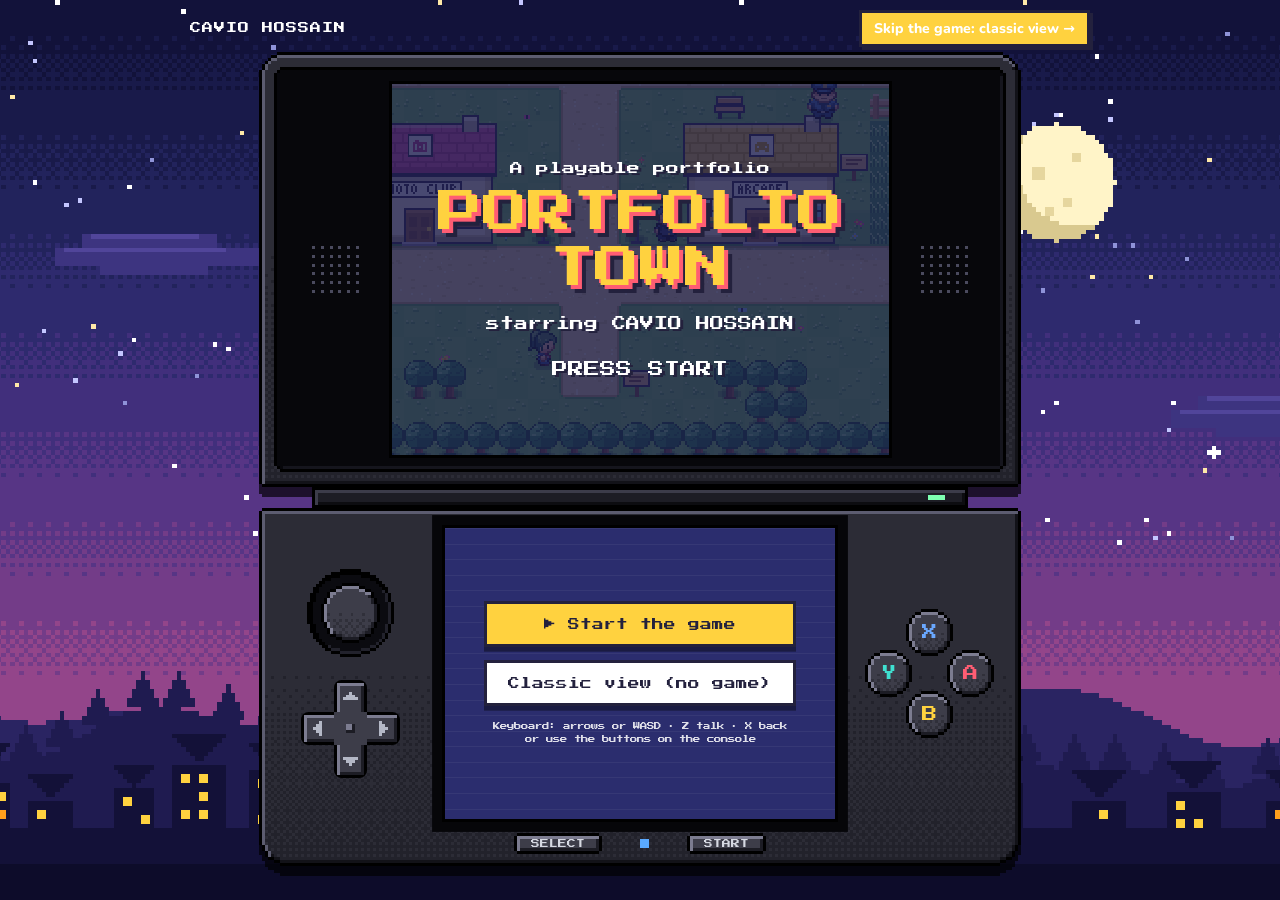
<file: index.html>
<!doctype html>
<html lang="en">
<head>
  <meta charset="utf-8">
  <meta name="viewport" content="width=device-width, initial-scale=1">
  <title>Cavio Hossain | Portfolio Town</title>
  <meta name="description" content="The playable portfolio of Cavio Hossain, Computer Science with AI student at the University of Nottingham. Explore the town or skip to the classic view.">
  <meta name="theme-color" content="#191a4a">
  <link rel="canonical" href="https://cavio.uk/">
  <meta property="og:type" content="website">
  <meta property="og:url" content="https://cavio.uk/">
  <meta property="og:title" content="Cavio Hossain | Portfolio Town">
  <meta property="og:description" content="My portfolio as a playable top-down RPG. Explore the town, collect 8 badges, squash some bugs.">
  <meta property="og:image" content="https://cavio.uk/assets/preview.jpg">
  <meta name="twitter:card" content="summary_large_image">
  <link rel="icon" href="data:image/svg+xml,%3Csvg xmlns='http://www.w3.org/2000/svg' viewBox='0 0 16 16' shape-rendering='crispEdges'%3E%3Crect width='16' height='16' fill='%232b2d6e'/%3E%3Crect x='3' y='2' width='10' height='6' fill='%23ff5d73'/%3E%3Crect x='3' y='8' width='10' height='6' fill='%23fbf0d4'/%3E%3Crect x='7' y='10' width='3' height='4' fill='%239a6238'/%3E%3C/svg%3E">
  <link rel="preconnect" href="https://fonts.googleapis.com">
  <link rel="preconnect" href="https://fonts.gstatic.com" crossorigin>
  <link href="https://fonts.googleapis.com/css2?family=Nunito:wght@400;600;800&family=Press+Start+2P&display=swap" rel="stylesheet">
  <link rel="stylesheet" href="css/style.css">
</head>
<body data-view="game">

  <!-- ============ GAME VIEW ============ -->
  <main id="game-view">
    <header class="topbar">
      <span class="brand">CAVIO HOSSAIN</span>
      <button type="button" class="skip" data-go="classic">Skip the game: classic view →</button>
    </header>

    <div class="console">
      <!-- lid: the game screen -->
      <div class="lid">
        <div class="lid-inner">
          <div class="grill" aria-hidden="true"></div>
          <section class="screen" id="top" aria-label="Game screen">
            <canvas id="game" width="256" height="192"></canvas>

            <div id="title" class="layer">
              <p class="title-small">A playable portfolio</p>
              <h1>PORTFOLIO<br>TOWN</h1>
              <p class="title-by">starring CAVIO HOSSAIN</p>
              <p class="blink">PRESS START</p>
            </div>

            <div id="battle" class="layer" hidden>
              <div class="foe-box"><span id="foe-name">BUG</span><div class="bar"><i id="foe-hp"></i></div></div>
              <canvas id="foe" width="16" height="16"></canvas>
              <canvas id="hero" width="18" height="26"></canvas>
              <div class="hero-box"><span>CAVIO</span><div class="bar focus"><i id="hero-hp"></i></div><small>FOCUS</small></div>
            </div>

            <canvas id="portrait" width="64" height="64" hidden></canvas>
            <div id="hint" hidden></div>
            <div id="dialog" hidden>
              <span id="dialog-name" hidden></span>
              <p id="dialog-text"></p>
              <span class="next">▼</span>
            </div>
            <div id="flash"></div>
            <div id="fade"></div>
          </section>
          <div class="grill" aria-hidden="true"></div>
        </div>
      </div>

      <div class="hinge" aria-hidden="true"><i></i></div>

      <!-- base: menu screen with the controls either side -->
      <div class="base">
        <div class="ctl left" aria-label="Movement controls">
          <div class="stick" id="stick" aria-hidden="true"><i></i></div>
          <div class="dpad">
            <button type="button" data-key="up" aria-label="Up">▲</button>
            <button type="button" data-key="left" aria-label="Left">◀</button>
            <span></span>
            <button type="button" data-key="right" aria-label="Right">▶</button>
            <button type="button" data-key="down" aria-label="Down">▼</button>
          </div>
        </div>

        <section class="screen" id="bottom" aria-label="Menu screen">
          <div id="title-menu" class="pane">
            <button type="button" class="big-btn go fs-go" data-fs>▶ Play full screen</button>
            <button type="button" class="big-btn go" id="btn-start">▶ Start the game</button>
            <button type="button" class="big-btn" data-go="classic">Classic view (no game)</button>
            <p class="tiny">Keyboard: arrows or WASD · Z talk · X back<br>or use the buttons on the console</p>
          </div>

          <div id="menu" class="pane" hidden>
            <div class="menu-head"><span>BADGES</span><span id="badge-count">0/8</span></div>
            <div id="badges"></div>
            <p id="objective"></p>
            <div class="menu-actions">
              <button type="button" data-go="classic">Classic view</button>
              <button type="button" id="btn-sound">Sound: on</button>
              <button type="button" id="btn-help">Controls</button>
              <button type="button" class="fs-go" data-fs>Full screen</button>
            </div>
          </div>

          <div id="moves" class="pane" hidden>
            <p class="moves-head">What will CAVIO do?</p>
            <div id="move-list"></div>
          </div>
        </section>

        <div class="ctl right" aria-label="Action buttons">
          <div class="abxy">
            <button type="button" data-key="x" aria-label="X, hold to run">X</button>
            <button type="button" data-key="y" aria-label="Y, show controls">Y</button>
            <button type="button" data-key="a" aria-label="A, talk and confirm">A</button>
            <button type="button" data-key="b" aria-label="B, go back">B</button>
          </div>
        </div>

        <div class="sys">
          <button type="button" data-key="select">SELECT</button>
          <span class="led" aria-hidden="true"></span>
          <button type="button" data-key="start">START</button>
        </div>
      </div>
    </div>

    <!-- full screen on phones: see-through joystick and buttons over the game -->
    <div id="fs-pad" hidden>
      <button type="button" class="fs-exit" id="fs-exit" aria-label="Leave full screen">✕</button>
      <div class="fs-stick" id="fs-stick" aria-hidden="true"><i></i></div>
      <div class="fs-btns" aria-label="Action buttons">
        <button type="button" data-key="x" aria-label="X, hold to run">X</button>
        <button type="button" data-key="b" aria-label="B, go back">B</button>
        <button type="button" data-key="a" aria-label="A, talk and confirm">A</button>
      </div>
    </div>
  </main>

  <!-- building interiors open as panels -->
  <div id="panel" hidden role="dialog" aria-modal="true" aria-labelledby="panel-title">
    <div class="panel-card">
      <header>
        <h2 id="panel-title"></h2>
        <button type="button" id="panel-close" aria-label="Close">✕ <small>X / Esc</small></button>
      </header>
      <div id="panel-body" tabindex="-1"></div>
    </div>
  </div>

  <!-- photo viewer: picture on the left, its story on the right -->
  <div id="lightbox" hidden>
    <div class="viewer">
      <img alt="">
      <aside>
        <span class="viewer-place"></span>
        <h3></h3>
        <p class="viewer-note"></p>
        <small><span class="hint-mouse">Click outside or press Esc to close</span><span class="hint-touch">Tap outside the picture to close</span></small>
      </aside>
    </div>
  </div>

  <!-- ============ CLASSIC VIEW ============ -->
  <div id="classic-view">
    <header class="c-hero">
      <nav class="c-nav" id="c-nav"></nav>
      <div class="c-hero-inner">
        <img class="c-avatar" src="assets/photos/placeholder.svg" alt="">
        <div>
          <p class="c-kicker">Portfolio</p>
          <h1 id="c-name">Cavio Hossain</h1>
          <p class="c-tag" id="c-tag"></p>
          <p class="links">
            <button type="button" class="btn big" data-go="game">▶ Play the game version</button>
            <a class="btn" id="c-mail" href="#">Email me</a>
          </p>
        </div>
      </div>
    </header>
    <div id="c-sections"></div>
    <footer class="c-foot">
      <p>Built by Cavio Hossain with plain HTML, CSS and JavaScript.</p>
    </footer>
  </div>

  <noscript>
    <p style="padding:2rem;font-family:sans-serif;color:#fff">This portfolio is a small game and needs JavaScript. You can reach me at hossaincavio@gmail.com or linkedin.com/in/cavio.</p>
  </noscript>

  <!-- the site's content: edit these (see content/HOW-TO-EDIT.md) -->
  <script src="content/profile.js"></script>
  <script src="content/projects.js"></script>
  <script src="content/experience.js"></script>
  <script src="content/education.js"></script>
  <script src="content/hobbies.js"></script>
  <script src="content/travel.js"></script>

  <script src="js/render.js"></script>
  <script src="js/art.js"></script>
  <script src="js/worldmap.js"></script>
  <script src="js/hobbies.js"></script>
  <script src="js/game.js"></script>
  <script src="js/shell.js"></script>
</body>
</html>
</file>
<file: css/style.css>
:root {
  --ink: #23213d;
  --night: #2b2d6e;
  --cream: #fff8e7;
  --shell: #f6f1e4;
  --coral: #ff5d73;
  --yellow: #ffd23f;
  --teal: #2ec4b6;
  --blue: #3a86ff;
  --pink: #f15bb5;
  --purple: #8f5bd6;
  --orange: #ff9f1c;
  --pixel: 'Press Start 2P', 'Courier New', monospace;
  --body: 'Nunito', system-ui, -apple-system, 'Segoe UI', sans-serif;
}

* { box-sizing: border-box; }
html { -webkit-text-size-adjust: 100%; }
body {
  margin: 0;
  font-family: var(--body);
  color: var(--ink);
  background: var(--night);
}
button { font: inherit; color: inherit; cursor: pointer; }
img { max-width: 100%; display: block; }
[hidden] { display: none !important; }

body[data-view='game'] #classic-view { display: none; }
body[data-view='classic'] #game-view { display: none; }
body[data-view='classic'] { background: var(--cream); }
body[data-view='game'] { overflow: hidden; }

/* ================= GAME VIEW ================= */

#game-view {
  min-height: 100dvh;
  display: flex;
  flex-direction: column;
  align-items: center;
  padding: 8px 12px 12px;
  background:
    radial-gradient(#ffffff2e 1.5px, transparent 1.5px) 0 0 / 28px 28px,
    radial-gradient(#ffd23f33 1.5px, transparent 1.5px) 14px 14px / 28px 28px,
    linear-gradient(#2b2d6e, #4a2f7a);
}

.topbar {
  width: 100%;
  max-width: 900px;
  display: flex;
  justify-content: space-between;
  align-items: center;
  gap: 12px;
  height: 40px;
  color: #fff;
}
.brand { font-family: var(--pixel); font-size: 11px; letter-spacing: 1px; }
.skip {
  background: var(--yellow);
  border: 3px solid var(--ink);
  box-shadow: 3px 3px 0 var(--ink);
  padding: 6px 12px;
  font-weight: 800;
  font-size: 14px;
  border-radius: 6px;
}
.skip:hover { transform: translate(-1px, -1px); box-shadow: 4px 4px 0 var(--ink); }

/* The shell: a clamshell handheld with the controls beside the lower screen.
   Everything is sized in --u, which is 1% of the console's width. */
.console {
  --w: min(96vw, 980px, calc((100dvh - 62px) / 1.1));
  --u: calc(var(--w) / 100);
  --shell: #26262e;
  --shell-l: #4b4b59;
  --shell-d: #0e0e13;
  --bezel: #060609;
  --key: #3b3b47;
  width: var(--w);
  margin-top: 4px;
  filter: drop-shadow(0 calc(var(--u) * 1.6) calc(var(--u) * 2.4) #0008);
}
.lid, .base {
  background: linear-gradient(165deg, var(--shell-l) 0, var(--shell) 22%, var(--shell) 70%, var(--shell-d));
  border: calc(var(--u) * 0.55) solid var(--ink);
  box-shadow: inset 0 calc(var(--u) * 0.5) 0 #ffffff26, inset 0 calc(var(--u) * -0.7) 0 #00000066;
}
.lid { padding: calc(var(--u) * 2); border-radius: calc(var(--u) * 4) calc(var(--u) * 4) calc(var(--u) * 1.2) calc(var(--u) * 1.2); }
.lid-inner {
  background: var(--bezel);
  border-radius: calc(var(--u) * 2.4);
  padding: calc(var(--u) * 1.8) 0;
  display: flex;
  justify-content: center;
  align-items: center;
  gap: calc(var(--u) * 3.5);
  box-shadow: inset 0 0 0 calc(var(--u) * 0.3) #2c2c3a;
}
#top { width: calc(var(--u) * 66); flex: none; }
.grill {
  width: calc(var(--u) * 7);
  height: calc(var(--u) * 7);
  background: radial-gradient(#4a4a5e calc(var(--u) * 0.32), transparent calc(var(--u) * 0.36)) 0 0 / calc(var(--u) * 1.4) calc(var(--u) * 1.4);
}
.hinge {
  height: calc(var(--u) * 2.8);
  margin: calc(var(--u) * -0.55) calc(var(--u) * 7);
  background: linear-gradient(var(--shell-d), var(--shell) 45%, var(--shell-d));
  border: calc(var(--u) * 0.55) solid var(--ink);
  position: relative;
  z-index: 1;
}
.hinge i {
  position: absolute;
  right: calc(var(--u) * 3);
  top: 50%;
  width: calc(var(--u) * 2.2);
  height: calc(var(--u) * 0.7);
  margin-top: calc(var(--u) * -0.35);
  border-radius: 99px;
  background: #7dffb0;
  box-shadow: 0 0 calc(var(--u) * 1) #7dffb0;
}
.base {
  padding: calc(var(--u) * 2.2) calc(var(--u) * 2) calc(var(--u) * 1.6);
  border-radius: calc(var(--u) * 1.2) calc(var(--u) * 1.2) calc(var(--u) * 4.5) calc(var(--u) * 4.5);
  display: grid;
  grid-template-columns: 1fr calc(var(--u) * 52) 1fr;
  grid-template-areas: 'left screen right' 'sys sys sys';
  gap: calc(var(--u) * 1.4) calc(var(--u) * 2);
  align-items: center;
}
#bottom { grid-area: screen; box-shadow: 0 0 0 calc(var(--u) * 1.3) var(--bezel); }
.console .screen { border: calc(var(--u) * 0.45) solid #000; border-radius: calc(var(--u) * 0.8); }

.ctl { display: flex; flex-direction: column; align-items: center; gap: calc(var(--u) * 3); }
.ctl.left { grid-area: left; }
.ctl.right { grid-area: right; }
.ctl button, .sys button, .stick {
  touch-action: none;
  user-select: none;
  -webkit-user-select: none;
  -webkit-tap-highlight-color: transparent;
}
.stick {
  width: calc(var(--u) * 11.5);
  height: calc(var(--u) * 11.5);
  border-radius: 50%;
  background: radial-gradient(circle at 50% 40%, #2a2a36, #101018);
  border: calc(var(--u) * 0.5) solid var(--ink);
  display: grid;
  place-items: center;
  cursor: grab;
}
.stick i {
  width: 68%;
  height: 68%;
  border-radius: 50%;
  background: radial-gradient(circle at 40% 32%, #6a6a7a, var(--key) 45%, #1c1c24);
  border: calc(var(--u) * 0.4) solid var(--ink);
  box-shadow: 0 calc(var(--u) * 0.5) 0 #0006;
  transition: transform 0.08s;
}
.dpad { display: grid; grid-template: repeat(3, calc(var(--u) * 4.3)) / repeat(3, calc(var(--u) * 4.3)); }
.dpad button, .dpad span {
  background: var(--key);
  border: calc(var(--u) * 0.45) solid var(--ink);
  color: #a9adba;
  font-size: calc(var(--u) * 1.7);
  padding: 0;
  line-height: 1;
}
.dpad span { grid-area: 2 / 2; border: 0; box-shadow: inset 0 0 0 calc(var(--u) * 0.9) var(--key), inset 0 0 0 calc(var(--u) * 1.3) #1c1c24; border-radius: 50%; background: #2c2c36; }
.dpad [data-key='up'] { grid-area: 1 / 2; border-bottom: 0; border-radius: calc(var(--u) * 1) calc(var(--u) * 1) 0 0; }
.dpad [data-key='left'] { grid-area: 2 / 1; border-right: 0; border-radius: calc(var(--u) * 1) 0 0 calc(var(--u) * 1); }
.dpad [data-key='right'] { grid-area: 2 / 3; border-left: 0; border-radius: 0 calc(var(--u) * 1) calc(var(--u) * 1) 0; }
.dpad [data-key='down'] { grid-area: 3 / 2; border-top: 0; border-radius: 0 0 calc(var(--u) * 1) calc(var(--u) * 1); }

.abxy { position: relative; width: calc(var(--u) * 17); height: calc(var(--u) * 17); }
.abxy button {
  position: absolute;
  width: calc(var(--u) * 6.2);
  height: calc(var(--u) * 6.2);
  border-radius: 50%;
  background: radial-gradient(circle at 40% 30%, #6a6a7a, var(--key) 50%, #1c1c24);
  border: calc(var(--u) * 0.45) solid var(--ink);
  box-shadow: 0 calc(var(--u) * 0.6) 0 #0005;
  font-family: var(--pixel);
  font-size: calc(var(--u) * 2);
  padding: 0;
}
.abxy [data-key='x'] { left: 50%; top: 0; margin-left: calc(var(--u) * -3.1); color: #6aa8ff; }
.abxy [data-key='b'] { left: 50%; bottom: 0; margin-left: calc(var(--u) * -3.1); color: #ffd23f; }
.abxy [data-key='y'] { left: 0; top: 50%; margin-top: calc(var(--u) * -3.1); color: #3fe0d0; }
.abxy [data-key='a'] { right: 0; top: 50%; margin-top: calc(var(--u) * -3.1); color: var(--coral); }
.ctl button:active, .ctl button.down, .sys button:active, .sys button.down {
  background: var(--yellow);
  transform: translateY(calc(var(--u) * 0.4));
  box-shadow: none;
}
.sys { grid-area: sys; display: flex; justify-content: center; align-items: center; gap: calc(var(--u) * 5); }
.sys button {
  font-family: var(--pixel);
  font-size: calc(var(--u) * 1.15);
  color: #d6d9e2;
  background: var(--key);
  border: calc(var(--u) * 0.4) solid var(--ink);
  border-radius: 99px;
  padding: calc(var(--u) * 0.8) calc(var(--u) * 2.2);
}
.sys .led { width: calc(var(--u) * 1.2); height: calc(var(--u) * 1.2); border-radius: 50%; background: #5aa9ff; box-shadow: 0 0 calc(var(--u) * 1) #5aa9ff; }

/* phones: screens stacked full width, controls underneath */
@media (max-width: 700px) {
  .console { --w: min(96vw, calc((100dvh - 62px) / 2.02)); }
  .grill { display: none; }
  .lid-inner { padding: calc(var(--u) * 1.6); }
  #top { width: 100%; flex: 1; }
  .base { grid-template-columns: 1fr 1fr; grid-template-areas: 'screen screen' 'left right' 'sys sys'; gap: calc(var(--u) * 3) calc(var(--u) * 2); }
  #bottom { margin: calc(var(--u) * 1.3); }
  .ctl.left { flex-direction: row; justify-content: center; gap: calc(var(--u) * 3); }
  .stick { width: calc(var(--u) * 17); height: calc(var(--u) * 17); }
  .dpad { grid-template: repeat(3, calc(var(--u) * 7)) / repeat(3, calc(var(--u) * 7)); }
  .dpad button { font-size: calc(var(--u) * 3); }
  .abxy { width: calc(var(--u) * 29); height: calc(var(--u) * 29); }
  .abxy button { width: calc(var(--u) * 10.5); height: calc(var(--u) * 10.5); font-size: calc(var(--u) * 3.6); }
  .abxy [data-key='x'], .abxy [data-key='b'] { margin-left: calc(var(--u) * -5.25); }
  .abxy [data-key='y'], .abxy [data-key='a'] { margin-top: calc(var(--u) * -5.25); }
  .sys button { font-size: calc(var(--u) * 2.2); padding: calc(var(--u) * 1.4) calc(var(--u) * 3.5); }
}

/* ----- full screen play (touch screens only) ----- */
.fs-go { display: none; }
@media (pointer: coarse) { .fs-go { display: inline-block; } #title-menu .fs-go { display: block; } }

body.fs { overflow: hidden; }
body.fs #game-view { background: #000; }
body.fs .console { filter: none; }
body.fs .topbar, body.fs .lid, body.fs .hinge, body.fs .base { visibility: hidden; }
/* the game screen fills the window at 4:3: centred when sideways, at the top when upright */
body.fs #top {
  visibility: visible;
  position: fixed;
  z-index: 10;
  left: 50%;
  top: 50%;
  transform: translate(-50%, -50%);
  width: min(100vw, calc(100dvh * 4 / 3));
  border: 0;
  border-radius: 0;
}
@media (orientation: portrait) { body.fs #top { top: max(8px, env(safe-area-inset-top)); transform: translateX(-50%); } }
/* in a battle the move list pops up over the game */
body.fs #bottom:has(#moves:not([hidden])) {
  visibility: visible;
  position: fixed;
  z-index: 12;
  left: 50%;
  bottom: 12px;
  transform: translateX(-50%);
  margin: 0;
  /* a wide, short strip along the bottom of the game, below the hero's health box */
  aspect-ratio: auto;
  width: min(50vw, 400px, calc(100dvh * 4 / 3 - 24px));
  height: 140px;
}
@media (orientation: landscape) {
  body.fs #moves .moves-head, body.fs #moves .move small { display: none; }
}
@media (orientation: portrait) {
  body.fs #bottom:has(#moves:not([hidden])) { bottom: auto; top: calc(100vw * 0.75 + 24px); width: min(80vw, 340px); height: auto; aspect-ratio: 4 / 3; }
}

#fs-pad { position: fixed; inset: 0; z-index: 15; pointer-events: none; }
#fs-pad[hidden], body.fs:has(#panel:not([hidden])) #fs-pad, body.fs:has(#lightbox:not([hidden])) #fs-pad { display: none; }
#fs-pad > * {
  position: absolute;
  pointer-events: auto;
  touch-action: none;
  user-select: none;
  -webkit-user-select: none;
  -webkit-tap-highlight-color: transparent;
}
.fs-exit, .fs-btns button, .fs-stick, .fs-stick i {
  background: #ffffff24;
  border: 3px solid #ffffff8c;
  color: #fff;
  font-family: var(--pixel);
  text-shadow: 2px 2px 0 #0008;
}
.fs-exit { top: max(10px, env(safe-area-inset-top)); right: max(10px, env(safe-area-inset-right)); width: 40px; height: 40px; padding: 0; font-size: 14px; }
.fs-stick {
  left: max(18px, env(safe-area-inset-left));
  bottom: max(22px, env(safe-area-inset-bottom));
  width: 128px;
  height: 128px;
  border-radius: 50%;
  display: grid;
  place-items: center;
}
.fs-stick i { width: 52px; height: 52px; border-radius: 50%; background: #ffffff59; transition: transform 0.08s; }
.fs-btns { right: max(18px, env(safe-area-inset-right)); bottom: max(22px, env(safe-area-inset-bottom)); width: 160px; height: 150px; }
.fs-btns button { position: absolute; width: 62px; height: 62px; border-radius: 50%; padding: 0; font-size: 16px; }
.fs-btns [data-key='a'] { right: 0; top: 34px; }
.fs-btns [data-key='b'] { left: 22px; bottom: 0; }
.fs-btns [data-key='x'] { left: 0; top: 0; width: 50px; height: 50px; font-size: 12px; }
.fs-btns button.down, .fs-exit:active { background: #ffd23f8c; }

.screen {
  position: relative;
  aspect-ratio: 4 / 3;
  border: 4px solid var(--ink);
  border-radius: 8px;
  overflow: hidden;
  background: #111;
  container-type: inline-size;
}
#game {
  width: 100%;
  height: 100%;
  display: block;
  image-rendering: pixelated;
  image-rendering: crisp-edges;
}
.layer { position: absolute; inset: 0; }

/* title */
#title {
  display: flex;
  flex-direction: column;
  align-items: center;
  justify-content: center;
  text-align: center;
  font-family: var(--pixel);
  color: #fff;
  background: linear-gradient(#1b1c4ef2, #2b2d6ed9 60%, #2b2d6e80);
  text-shadow: 0.5cqw 0.5cqw 0 var(--ink);
}
#title h1 {
  margin: 2cqw 0;
  font-size: 9cqw;
  line-height: 1.25;
  font-weight: 400;
  color: var(--yellow);
  text-shadow: 0.8cqw 0.8cqw 0 var(--coral), 1.6cqw 1.6cqw 0 var(--ink);
}
.title-small { font-size: 2.6cqw; margin: 0; }
.title-by { font-size: 2.8cqw; margin: 2cqw 0 6cqw; }
.blink { font-size: 3.2cqw; margin: 0; animation: blink 1s steps(2) infinite; }
@keyframes blink { 50% { opacity: 0; } }

/* dialogue */
#dialog {
  position: absolute;
  left: 2cqw;
  right: 2cqw;
  bottom: 2cqw;
  min-height: 27cqw;
  background: #fff;
  border: 1cqw solid var(--ink);
  border-radius: 2cqw;
  box-shadow: inset 0 0 0 0.8cqw var(--teal);
  padding: 3.6cqw 4cqw;
  font-family: var(--pixel);
  font-size: 3.05cqw;
  line-height: 1.75;
}
#dialog p { margin: 0; white-space: pre-wrap; }
#dialog-name {
  position: absolute;
  top: -5.4cqw;
  left: 2cqw;
  background: var(--yellow);
  border: 0.8cqw solid var(--ink);
  border-radius: 1.4cqw;
  padding: 1cqw 2cqw;
  font-size: 2.6cqw;
  line-height: 1.2;
}
#dialog .next {
  position: absolute;
  right: 3cqw;
  bottom: 2cqw;
  color: var(--coral);
  font-size: 3cqw;
  animation: bob 0.6s steps(2) infinite;
}
#dialog.typing .next { visibility: hidden; }
@keyframes bob { 50% { transform: translateY(0.8cqw); } }

#hint {
  position: absolute;
  top: 2cqw;
  left: 50%;
  transform: translateX(-50%);
  background: var(--ink);
  color: #fff;
  font-family: var(--pixel);
  font-size: 2.4cqw;
  padding: 1.6cqw 2.4cqw;
  border-radius: 1.4cqw;
  white-space: nowrap;
}
#hint b { color: var(--yellow); font-weight: 400; }

#fade, #flash { position: absolute; inset: 0; pointer-events: none; opacity: 0; }
#fade { background: #000; transition: opacity 0.22s linear; }
#fade.on { opacity: 1; }
#flash { background: #fff; }
#flash.on { animation: flash 0.7s steps(1); }
@keyframes flash { 0%, 30%, 60% { opacity: 1; } 15%, 45%, 75% { opacity: 0; } 90% { opacity: 1; } }

/* battle */
#battle {
  background:
    radial-gradient(ellipse 15cqw 3.2cqw at 73cqw 24cqw, #8fd97a 98%, transparent),
    radial-gradient(ellipse 19cqw 4cqw at 22cqw 44cqw, #8fd97a 98%, transparent),
    linear-gradient(#bfe9ff 0 16cqw, #dff5c8 16cqw);
  font-family: var(--pixel);
}
#battle canvas { position: absolute; image-rendering: pixelated; }
#foe { width: 20cqw; height: 20cqw; left: 63cqw; top: 5cqw; }
#hero { width: 26cqw; height: 26cqw; left: 9cqw; top: 20cqw; }
#foe.hit { animation: shake 0.3s steps(4); }
#foe.gone { transition: transform 0.4s, opacity 0.4s; transform: translateY(6cqw) scale(0.2); opacity: 0; }
#hero.hit { animation: shake 0.3s steps(4); }
@keyframes shake { 25% { transform: translateX(-2cqw); } 50% { transform: translateX(2cqw); opacity: 0.3; } 75% { transform: translateX(-1cqw); } }
.foe-box, .hero-box {
  position: absolute;
  background: #fff;
  border: 0.8cqw solid var(--ink);
  border-radius: 1.6cqw;
  padding: 1.6cqw 2.2cqw;
  font-size: 2.2cqw;
  line-height: 1.5;
  width: 46cqw;
}
.foe-box { left: 4cqw; top: 5cqw; }
.hero-box { right: 4cqw; top: 29cqw; }
.hero-box small { display: block; text-align: right; font-size: 1.8cqw; margin-top: 0.6cqw; color: #6b6890; }
.bar { height: 2.2cqw; margin-top: 1.4cqw; background: #d9d6e8; border: 0.5cqw solid var(--ink); border-radius: 1cqw; overflow: hidden; }
.bar i { display: block; height: 100%; width: 100%; background: #38c172; transition: width 0.4s steps(8); }
.bar.focus i { background: var(--blue); }

/* bottom screen */
#bottom { background: #2b2d6e; color: #fff; }
.pane {
  position: absolute;
  inset: 0;
  padding: 3cqw;
  display: flex;
  flex-direction: column;
  gap: 2cqw;
  font-family: var(--pixel);
  font-size: 2.3cqw;
  background:
    linear-gradient(#ffffff0d 1px, transparent 1px) 0 0 / 100% 4cqw,
    linear-gradient(160deg, #34378a, #2b2d6e);
}
#title-menu { justify-content: center; align-items: stretch; padding: 6cqw 10cqw; gap: 3.5cqw; }
.big-btn {
  font-family: var(--pixel);
  font-size: 3cqw;
  padding: 3.6cqw 2cqw;
  background: #fff;
  color: var(--ink);
  border: 0.9cqw solid var(--ink);
  border-radius: 2cqw;
  box-shadow: 0 1.2cqw 0 #0006;
}
.big-btn.go { background: var(--yellow); }
.big-btn:hover, .big-btn:focus-visible { transform: translateY(-0.4cqw); outline: none; box-shadow: 0 1.6cqw 0 #0006, 0 0 0 0.8cqw var(--coral); }
.tiny { font-size: 1.9cqw; line-height: 1.8; text-align: center; margin: 0; opacity: 0.85; }

.menu-head { display: flex; justify-content: space-between; font-size: 2.6cqw; color: var(--yellow); }
#badges { display: grid; grid-template-columns: repeat(4, 1fr); gap: 1.6cqw; }
.badge {
  font-family: var(--pixel);
  font-size: 1.7cqw;
  line-height: 1.4;
  background: #ffffff14;
  color: #fff9;
  border: 0.6cqw solid #ffffff40;
  border-radius: 1.6cqw;
  padding: 1.6cqw 0.6cqw 1.3cqw;
  display: flex;
  flex-direction: column;
  align-items: center;
  gap: 1.2cqw;
}
.badge i {
  width: 5.4cqw;
  height: 5.4cqw;
  background: #ffffff30;
  clip-path: polygon(50% 0, 100% 35%, 82% 100%, 18% 100%, 0 35%);
}
.badge.got { background: #fff; color: var(--ink); border-color: var(--ink); }
.badge.got i { background: var(--c); box-shadow: inset -1.2cqw -1.2cqw 0 #0003, inset 1cqw 1cqw 0 #fff6; }
.badge.got:hover, .badge.got:focus-visible { outline: none; box-shadow: 0 0 0 0.7cqw var(--yellow); }
#objective { margin: 0; font-size: 2cqw; line-height: 1.7; min-height: 6.8cqw; }
.menu-actions { display: flex; gap: 1.6cqw; }
.menu-actions button {
  flex: 1;
  font-family: var(--pixel);
  font-size: 1.8cqw;
  padding: 2cqw 0.5cqw;
  background: var(--teal);
  color: var(--ink);
  border: 0.6cqw solid var(--ink);
  border-radius: 1.4cqw;
}
.menu-actions button:hover { background: var(--yellow); }

.moves-head { margin: 0 0 1cqw; font-size: 2.6cqw; color: var(--yellow); }
#move-list { display: grid; grid-template-columns: 1fr 1fr; gap: 2cqw; flex: 1; }
.move {
  font-family: var(--pixel);
  font-size: 2.3cqw;
  line-height: 1.6;
  text-align: left;
  padding: 2cqw 2.4cqw;
  background: #fff;
  color: var(--ink);
  border: 0.8cqw solid var(--ink);
  border-left: 2.4cqw solid var(--c, var(--teal));
  border-radius: 1.8cqw;
}
.move small { display: block; font-size: 1.7cqw; color: #6b6890; margin-top: 0.8cqw; }
.move.run { grid-column: 1 / -1; text-align: center; background: #ffffffd9; border-left-width: 0.8cqw; padding: 1.6cqw; }
.move.sel, .move:hover { background: var(--yellow); outline: none; }

/* ================= PANELS (shared with classic) ================= */

#panel {
  position: fixed;
  inset: 0;
  z-index: 20;
  background: #14132bcc;
  display: grid;
  place-items: center;
  padding: 12px;
}
.panel-card {
  width: min(900px, 100%);
  max-height: calc(100dvh - 24px);
  display: flex;
  flex-direction: column;
  background: var(--cream);
  border: 4px solid var(--ink);
  border-radius: 14px;
  box-shadow: 8px 8px 0 var(--coral), 8px 8px 0 4px var(--ink);
  animation: pop 0.18s steps(4);
  overflow: hidden;
}
@keyframes pop { from { transform: scale(0.9); opacity: 0; } }
.panel-card > header {
  display: flex;
  justify-content: space-between;
  align-items: center;
  gap: 12px;
  padding: 14px 18px;
  background: var(--yellow);
  border-bottom: 4px solid var(--ink);
}
.panel-card h2 { margin: 0; font-family: var(--pixel); font-weight: 400; font-size: clamp(12px, 2.4vw, 18px); line-height: 1.5; }
#panel-close {
  background: #fff;
  border: 3px solid var(--ink);
  border-radius: 8px;
  padding: 6px 10px;
  font-weight: 800;
  white-space: nowrap;
}
#panel-close:hover { background: var(--coral); color: #fff; }
#panel-body { padding: 20px 22px 26px; overflow-y: auto; outline: none; font-size: 17px; line-height: 1.6; }

.sub, .card h3, .entry h3, .skills h4 { font-family: var(--pixel); font-weight: 400; line-height: 1.5; }
.sub { font-size: 13px; margin: 26px 0 12px; color: var(--coral); }
.sub:first-child { margin-top: 0; }

.about, .contact { display: grid; grid-template-columns: 240px 1fr; gap: 24px; align-items: start; }
.about p:first-child, .contact p:first-child { margin-top: 0; }
.portrait { margin: 0; border: 4px solid var(--ink); border-radius: 12px; overflow: hidden; box-shadow: 6px 6px 0 var(--teal); background: #ddd; }
.portrait img { width: 100%; aspect-ratio: 4 / 5; object-fit: cover; object-position: 50% 30%; }
.portrait.round { border-radius: 50%; box-shadow: 6px 6px 0 var(--yellow); max-width: 200px; }
.portrait.round img { aspect-ratio: 1; object-position: 50% 20%; }
.facts { display: grid; grid-template-columns: 1fr 1fr; gap: 10px; margin: 18px 0 0; }
.facts div { background: #fff; border: 3px solid var(--ink); border-radius: 10px; padding: 8px 12px; }
.facts dt { font-size: 12px; font-weight: 800; text-transform: uppercase; letter-spacing: 0.06em; color: var(--purple); }
.facts dd { margin: 0; font-weight: 600; font-size: 15px; }

.cards { display: grid; grid-template-columns: repeat(auto-fill, minmax(260px, 1fr)); gap: 16px; }
.cards.small { grid-template-columns: repeat(auto-fill, minmax(200px, 1fr)); }
.card { background: #fff; border: 3px solid var(--ink); border-radius: 12px; padding: 14px 16px; box-shadow: 5px 5px 0 var(--blue); display: flex; flex-direction: column; }
.card:nth-child(4n + 2) { box-shadow: 5px 5px 0 var(--coral); }
.card:nth-child(4n + 3) { box-shadow: 5px 5px 0 var(--teal); }
.card:nth-child(4n + 4) { box-shadow: 5px 5px 0 var(--purple); }
.card h3 { font-size: 12px; margin: 4px 0 8px; }
.card p { margin: 0 0 10px; font-size: 15.5px; }
.card .kind { font-size: 12.5px; font-weight: 800; color: var(--purple); margin: 0; }
.card .links { margin: auto 0 0; padding-top: 6px; }

.tags { list-style: none; margin: 0 0 6px; padding: 0; display: flex; flex-wrap: wrap; gap: 6px; }
.tags li { background: var(--ink); color: #fff; font-size: 12.5px; font-weight: 800; padding: 3px 9px; border-radius: 999px; }
.skills { display: grid; grid-template-columns: repeat(auto-fit, minmax(210px, 1fr)); gap: 14px; }
.skills h4 { font-size: 10px; margin: 0 0 8px; }
.skills .tags li { background: var(--teal); color: var(--ink); border: 2px solid var(--ink); }

.entry { background: #fff; border: 3px solid var(--ink); border-left: 12px solid var(--orange); border-radius: 12px; margin-bottom: 14px; }
.entry-body { padding: 14px 18px; }
.entry:nth-child(2n) { border-left-color: var(--blue); }
.entry header { display: flex; justify-content: space-between; align-items: baseline; flex-wrap: wrap; gap: 6px 16px; }
.entry h3 { font-size: 12px; margin: 0; }
.when { font-weight: 800; font-size: 14px; color: var(--purple); white-space: nowrap; }
.role { margin: 6px 0 8px; font-weight: 800; }
.points { margin: 0; padding-left: 20px; font-size: 15.5px; }
.points li + li { margin-top: 4px; }

.gallery { display: grid; grid-template-columns: repeat(auto-fill, minmax(170px, 1fr)); gap: 14px; }
.gallery figure { margin: 0; }
.shot { display: block; width: 100%; padding: 0; border: 3px solid var(--ink); border-radius: 10px; overflow: hidden; background: #ddd; box-shadow: 4px 4px 0 var(--pink); }
.shot img { width: 100%; aspect-ratio: 1; object-fit: cover; transition: transform 0.2s; }
.shot:hover img { transform: scale(1.06); }
.gallery figcaption { font-size: 13.5px; font-weight: 600; margin-top: 8px; }

.links { display: flex; flex-wrap: wrap; gap: 10px; margin: 16px 0 0; }
.btn {
  display: inline-block;
  background: #fff;
  color: var(--ink);
  border: 3px solid var(--ink);
  border-radius: 8px;
  padding: 6px 14px;
  font-weight: 800;
  font-size: 15px;
  text-decoration: none;
  box-shadow: 3px 3px 0 var(--ink);
}
.btn.big { background: var(--yellow); font-size: 16px; padding: 9px 16px; }
.btn:hover, .btn:focus-visible { transform: translate(-1px, -1px); box-shadow: 4px 4px 0 var(--ink); background: var(--teal); outline: none; }
button.btn { font-family: inherit; cursor: pointer; }
.btn.big.copy-email { position: relative; background: #fff; }
.btn.big.copy-email:hover, .btn.big.copy-email:focus-visible { background: var(--teal); }
/* small pixel speech bubble that pops up above the button after copying */
.copy-email .copied {
  position: absolute;
  left: 50%;
  bottom: calc(100% + 10px);
  transform: translateX(-50%);
  font-family: var(--pixel);
  font-size: 9px;
  font-weight: 400;
  white-space: nowrap;
  padding: 6px 8px;
  background: var(--ink);
  color: #fff;
  pointer-events: none;
  visibility: hidden;
}
.copy-email .copied::after { content: ''; position: absolute; left: 50%; top: 100%; margin-left: -5px; border: 5px solid transparent; border-top-color: var(--ink); }
.copy-email.done .copied { visibility: visible; }

.finale { text-align: center; position: relative; padding: 10px 0; }
.finale .links { justify-content: center; }
.big-line { font-family: var(--pixel); font-size: 13px; line-height: 1.8; color: var(--coral); }
.confetti { position: fixed; top: -12px; width: 10px; height: 10px; z-index: 30; pointer-events: none; animation: fall linear forwards; }
@keyframes fall { to { transform: translateY(110vh) rotate(540deg); } }

#lightbox { position: fixed; inset: 0; z-index: 40; background: #14132bf0; display: grid; place-items: center; padding: 16px; cursor: zoom-out; }
#lightbox figure { margin: 0; text-align: center; }
#lightbox img { max-height: 82dvh; border: 4px solid #fff; border-radius: 10px; margin: 0 auto; }
#lightbox figcaption { color: #fff; font-weight: 800; margin-top: 10px; }

/* ================= CLASSIC VIEW ================= */

.c-hero {
  background:
    radial-gradient(#ffffff2e 1.5px, transparent 1.5px) 0 0 / 28px 28px,
    linear-gradient(135deg, #2b2d6e, #4a2f7a);
  color: #fff;
  padding: 0 20px 44px;
  border-bottom: 4px solid var(--ink);
}
.c-nav { max-width: 980px; margin: 0 auto; display: flex; flex-wrap: wrap; gap: 10px 12px; padding: 16px 0; }
/* game-style buttons: pixel font, chunky border and a hard shadow that "presses" on click */
.c-nav a {
  font-family: var(--pixel);
  font-size: 10px;
  line-height: 1;
  color: var(--ink);
  text-decoration: none;
  background: var(--yellow);
  border: 3px solid var(--ink);
  padding: 9px 12px;
  box-shadow: 3px 3px 0 var(--ink);
  transition: transform 0.08s steps(2), box-shadow 0.08s steps(2);
}
.c-nav a:nth-child(3n + 2) { background: var(--teal); }
.c-nav a:nth-child(3n) { background: var(--pink); }
.c-nav a:hover, .c-nav a:focus-visible { transform: translate(-1px, -1px); box-shadow: 4px 4px 0 var(--ink); outline: none; }
.c-nav a:active { transform: translate(3px, 3px); box-shadow: 0 0 0 var(--ink); }
.c-nav a::before { content: '▸ '; }
.c-hero-inner { max-width: 980px; margin: 24px auto 0; display: flex; align-items: center; gap: 32px; }
.c-avatar { width: 190px; height: 190px; object-fit: cover; object-position: 50% 25%; border-radius: 50%; border: 5px solid #fff; box-shadow: 8px 8px 0 var(--coral); flex: none; }
.c-kicker { font-family: var(--pixel); font-size: 11px; color: var(--yellow); margin: 0 0 12px; }
.c-hero h1 { font-size: clamp(36px, 6vw, 60px); line-height: 1.05; margin: 0 0 10px; font-weight: 800; }
.c-tag { font-size: 19px; margin: 0; max-width: 34em; }
.c-section { max-width: 980px; margin: 0 auto; padding: 44px 20px 8px; font-size: 17px; line-height: 1.6; }
.c-section > h2 { font-family: var(--pixel); font-weight: 400; font-size: 17px; margin: 0 0 22px; display: inline-block; background: var(--yellow); border: 3px solid var(--ink); border-radius: 8px; padding: 10px 14px; box-shadow: 4px 4px 0 var(--ink); }
.c-section:nth-child(2n) > h2 { background: var(--teal); }
.c-section:nth-child(3n) > h2 { background: var(--pink); }
.c-foot { text-align: center; padding: 50px 20px 40px; font-weight: 600; color: #6b6890; }

@media (max-width: 640px) {
  .about, .contact { grid-template-columns: 1fr; }
  .portrait { max-width: 220px; }
  .facts { grid-template-columns: 1fr; }
  .c-hero-inner { flex-direction: column; align-items: flex-start; }
  .c-avatar { width: 140px; height: 140px; }
  #panel-body { padding: 16px; }
  .brand { display: none; }
  .topbar { justify-content: flex-end; }
}

@media (prefers-reduced-motion: reduce) {
  .blink, #dialog .next, #flash.on, .panel-card, .confetti { animation: none; }
}

/* ================= TRAVEL MAP ================= */

.wmap-intro { margin: 0 0 12px; font-weight: 600; }
.wmap-screen {
  border: 4px solid var(--ink);
  border-radius: 12px;
  overflow: hidden;
  background: #3f86dd;
  box-shadow: 6px 6px 0 var(--pink);
}
.wmap-scroll { overflow-x: auto; }
.wmap-stage { position: relative; min-width: 620px; }
.wmap-stage canvas {
  display: block;
  width: 100%;
  aspect-ratio: 240 / 92;
  image-rendering: pixelated;
  image-rendering: crisp-edges;
}
.wmap-pin {
  position: absolute;
  width: 16px;
  height: 16px;
  margin: -8px 0 0 -8px;
  padding: 0;
  background: var(--coral);
  border: 3px solid #fff;
  box-shadow: 0 0 0 3px var(--ink);
  animation: pin 1s steps(2) infinite;
}
.wmap-pin.home { background: var(--blue); }
/* a bigger invisible tap area around each pin on touch screens */
@media (pointer: coarse) { .wmap-pin::before { content: ''; position: absolute; inset: -11px; } }
.wmap-pin span {
  position: absolute;
  left: 50%;
  bottom: 22px;
  transform: translateX(-50%);
  background: var(--ink);
  color: #fff;
  font-family: var(--pixel);
  font-size: 9px;
  padding: 5px 7px;
  border-radius: 5px;
  white-space: nowrap;
  display: none;
  pointer-events: none;
}
.wmap-pin:hover, .wmap-pin:focus-visible, .wmap-pin.on { background: var(--yellow); outline: none; z-index: 2; }
.wmap-pin.on { animation: none; transform: scale(1.25); }
.wmap-pin.on span, .wmap-pin:hover span { display: block; }
.wmap-pin.on::after {
  content: '▼';
  position: absolute;
  left: 50%;
  bottom: 40px;
  transform: translateX(-50%);
  color: var(--yellow);
  font-size: 12px;
  text-shadow: 0 2px 0 var(--ink);
  animation: bob 0.6s steps(2) infinite;
}
@keyframes pin { 50% { box-shadow: 0 0 0 3px var(--ink), 0 0 0 7px #ffffff73; } }
.wmap-bar {
  display: flex;
  justify-content: space-between;
  align-items: center;
  gap: 12px;
  padding: 10px 14px;
  background: var(--ink);
  color: #fff;
  font-family: var(--pixel);
  font-size: 11px;
}
.wmap-name { color: var(--yellow); font-weight: 400; }
.wmap-card { margin-top: 18px; }
.wmap-blurb { margin: 0 0 14px; font-weight: 600; }

/* soft vignette on the game screen */
#top::after {
  content: '';
  position: absolute;
  inset: 0;
  pointer-events: none;
  background: radial-gradient(ellipse at center, transparent 62%, #1b1c4e33 100%);
}

/* ================= PIXEL-ART PASS =================
   The shell pieces and the backdrop are painted by js/shell.js; this section
   strips the smooth CSS effects so everything keeps hard pixel edges. */

#game-view { background: #191a4a center bottom / cover no-repeat; image-rendering: pixelated; }
.console { filter: drop-shadow(0 calc(var(--u) * 1.4) 0 #000a); }
.lid, .base, .lid-inner, .hinge, .grill, .stick, .stick i, .dpad button, .dpad span, .abxy button, .sys button {
  background: none center / 100% 100% no-repeat;
  border: 0;
  border-radius: 0;
  box-shadow: none;
  image-rendering: pixelated;
}
.hinge { margin-top: 0; margin-bottom: 0; }
.hinge i, .sys .led { border-radius: 0; box-shadow: none; }
.dpad button { font-size: 0; }
.stick i { transition: none; }
.ctl button:active, .ctl button.down, .sys button:active, .sys button.down { background-color: transparent; filter: brightness(1.8); }
.sys button { color: #d6d9e2; }

.skip, #dialog, #dialog-name, #hint, .big-btn, .badge, .menu-actions button, .move, .foe-box, .hero-box, .bar,
.panel-card, #panel-close, .btn, .card, .entry, .facts div, .shot, .portrait, .portrait.round, .wmap-screen,
.wmap-pin span, .tags li, .console .screen, .c-avatar, .c-section > h2, #lightbox img { border-radius: 0; }

#top::after { display: none; }
#title { background: #1b1c4ecc; }
.pane { background: linear-gradient(#ffffff0d 1px, transparent 1px) 0 0 / 100% 4cqw, #2b2d6e; }

#portrait {
  position: absolute;
  right: 3cqw;
  bottom: 29cqw;
  width: 30cqw;
  height: 30cqw;
  image-rendering: pixelated;
}
#hero { width: 19cqw; height: 27.4cqw; left: 12.5cqw; top: 17cqw; }

/* ================= HOBBIES HUB ================= */

.hub-grid { display: grid; grid-template-columns: repeat(auto-fill, minmax(210px, 1fr)); gap: 18px; }
.hub-tile {
  position: relative;
  display: flex;
  flex-direction: column;
  gap: 8px;
  min-height: 176px;
  padding: 16px 16px 24px;
  text-align: left;
  background: #fff;
  border: 3px solid var(--ink);
  box-shadow: 6px 6px 0 var(--c);
  overflow: hidden;
  transition: transform 0.12s steps(3), box-shadow 0.12s steps(3);
}
.hub-tile:hover, .hub-tile:focus-visible { transform: translate(-3px, -3px); box-shadow: 9px 9px 0 var(--c); outline: none; }
.hub-num { font-family: var(--pixel); font-size: 10px; color: var(--c); }
.hub-tile b { font-family: var(--pixel); font-weight: 400; font-size: 13px; line-height: 1.6; }
.hub-teaser { font-size: 15px; line-height: 1.45; }
.hub-cta { margin-top: auto; font-size: 12px; font-weight: 800; letter-spacing: 0.06em; text-transform: uppercase; color: var(--purple); }
.hub-bar { position: absolute; left: 0; bottom: 0; height: 8px; width: 0; background: var(--c); }
.hub-tile.charging .hub-bar { width: 100%; transition: width 0.6s linear; }

.hub-page { transform-origin: var(--ox, 50%) var(--oy, 80px); }
.hub-page.grow { animation: hub-grow 0.3s steps(6); }
@keyframes hub-grow { from { transform: scale(0.15); opacity: 0.2; } }
.hub-back {
  font-family: var(--pixel);
  font-size: 11px;
  padding: 10px 14px;
  background: var(--yellow);
  border: 3px solid var(--ink);
  box-shadow: 3px 3px 0 var(--ink);
  margin-bottom: 18px;
}
.hub-back:hover, .hub-back:focus-visible { background: var(--teal); transform: translate(-1px, -1px); box-shadow: 4px 4px 0 var(--ink); outline: none; }
.hub-title {
  display: inline-block;
  font-family: var(--pixel);
  font-weight: 400;
  font-size: 15px;
  line-height: 1.6;
  margin: 0 0 14px;
  padding-bottom: 6px;
  border-bottom: 6px solid var(--c);
}
.hub-body > p { margin: 0 0 12px; max-width: 46em; }
.hub-body .wmap { margin-top: 16px; }
.hub-media { display: grid; grid-template-columns: repeat(auto-fill, minmax(260px, 1fr)); gap: 18px; margin-top: 18px; }
.hub-media figure { margin: 0; }
.hub-media video, .hub-media > figure > img, .hub-media .shot img {
  display: block;
  width: 100%;
  aspect-ratio: 4 / 3;
  object-fit: cover;
  background: var(--night);
}
.hub-media video, .hub-media > figure > img { border: 3px solid var(--ink); box-shadow: 4px 4px 0 var(--c); }
.hub-media .shot { box-shadow: 4px 4px 0 var(--c); }
.hub-media figcaption { font-size: 13.5px; font-weight: 600; margin-top: 8px; }

@media (prefers-reduced-motion: reduce) { .hub-page.grow { animation: none; } }

/* ================= PHOTO VIEWER ================= */

.viewer {
  display: grid;
  grid-template-columns: 1fr;
  width: 100%;
  max-width: 900px;
  max-height: 90dvh;
  background: #fff;
  border: 4px solid #fff;
  cursor: default;
  overflow: hidden;
}
#lightbox.has-note .viewer { grid-template-columns: minmax(0, 1.6fr) minmax(250px, 1fr); max-width: 1180px; }
#lightbox .viewer img {
  width: 100%;
  height: 100%;
  max-height: 78dvh;
  object-fit: contain;
  background: #14132b;
  border: 0;
  margin: 0;
}
#lightbox.has-note .viewer img { max-height: 88dvh; }
.viewer aside {
  display: flex;
  flex-direction: column;
  gap: 12px;
  padding: 20px;
  background: #fff;
  box-shadow: inset 0 0 0 5px var(--teal);
  overflow-y: auto;
}
#lightbox:not(.has-note) .viewer aside { flex-direction: row; align-items: baseline; flex-wrap: wrap; padding: 14px 18px; }
.viewer-place { font-family: var(--pixel); font-size: 10px; color: var(--coral); }
.viewer h3 { font-family: var(--pixel); font-weight: 400; font-size: 13px; line-height: 1.7; margin: 0; }
.viewer-note { font-family: var(--pixel); font-size: 11px; line-height: 2.2; margin: 6px 0 0; white-space: pre-wrap; }
#lightbox:not(.has-note) .viewer-note { display: none; }
.viewer small { margin-top: auto; font-weight: 800; font-size: 12px; color: #6b6890; }
#lightbox:not(.has-note) .viewer small { margin: 0 0 0 auto; }

/* a small corner tag on photos that have a story */
.shot { position: relative; }
.shot.has-note::after {
  content: 'STORY';
  position: absolute;
  right: 0;
  bottom: 0;
  font-family: var(--pixel);
  font-size: 8px;
  padding: 5px 6px;
  background: var(--yellow);
  color: var(--ink);
  border-left: 3px solid var(--ink);
  border-top: 3px solid var(--ink);
}

.viewer .hint-touch { display: none; }
@media (pointer: coarse) {
  .viewer .hint-touch { display: inline; }
  .viewer .hint-mouse { display: none; }
}
@media (max-width: 760px) {
  /* on a phone the picture sits on top and the whole card scrolls as one, so the story never scrolls inside a scroll */
  #lightbox.has-note .viewer { grid-template-columns: 1fr; overflow-y: auto; overscroll-behavior: contain; }
  #lightbox.has-note .viewer img { max-height: 44dvh; }
  #lightbox.has-note .viewer aside { overflow: visible; padding: 16px 16px 18px; }
  .viewer h3 { font-size: 12px; }
  .viewer-note { font-size: 10px; line-height: 2.1; }
}

/* ================= EXPERIENCE PHOTO DRAWER ================= */

.entry.has-pic {
  display: grid;
  grid-template-columns: minmax(0, 1fr) 0px;
  overflow: hidden;
  cursor: pointer;
  transition: grid-template-columns 0.28s steps(7);
}
.entry.has-pic:hover, .entry.has-pic:focus-visible, .entry.has-pic.open { grid-template-columns: minmax(0, 1fr) min(260px, 40%); outline: none; }
.entry-body { position: relative; }
.entry-hint {
  position: absolute;
  right: 0;
  bottom: 0;
  font-family: var(--pixel);
  font-size: 8px;
  padding: 6px 8px;
  background: var(--yellow);
  border-left: 3px solid var(--ink);
  border-top: 3px solid var(--ink);
}
.entry.has-pic:hover .entry-hint, .entry.has-pic.open .entry-hint, .entry.has-pic:focus-visible .entry-hint { visibility: hidden; }
/* every job photo is shown at the same size (a 4:3 frame), centred in the drawer, whatever the shape of the file */
.entry-pic { position: relative; margin: 0; min-width: 0; overflow: hidden; border-left: 3px solid var(--ink); background: var(--night); display: flex; align-items: center; }
.entry-pic img { display: block; width: 100%; height: auto; aspect-ratio: 4 / 3; object-fit: cover; }
.entry-pic figcaption {
  position: absolute;
  left: 0;
  right: 0;
  bottom: 0;
  padding: 6px 10px;
  background: #23213dd9;
  color: #fff;
  font-size: 12.5px;
  font-weight: 600;
  white-space: nowrap;
  overflow: hidden;
  text-overflow: ellipsis;
}
@media (max-width: 640px) {
  /* the drawer rolls down under the text and opens to the photo's full height (0fr to 1fr), so nothing is cropped */
  .entry.has-pic { grid-template-columns: 1fr; grid-template-rows: auto 0fr; transition: grid-template-rows 0.28s steps(7); }
  .entry.has-pic:hover, .entry.has-pic:focus-visible, .entry.has-pic.open { grid-template-columns: 1fr; grid-template-rows: auto 1fr; }
  .entry-pic { border-left: 0; border-top: 3px solid var(--ink); min-height: 0; }
  .entry-pic figcaption { white-space: normal; }
}
@media (prefers-reduced-motion: reduce) { .entry.has-pic { transition: none; } }
</file>
